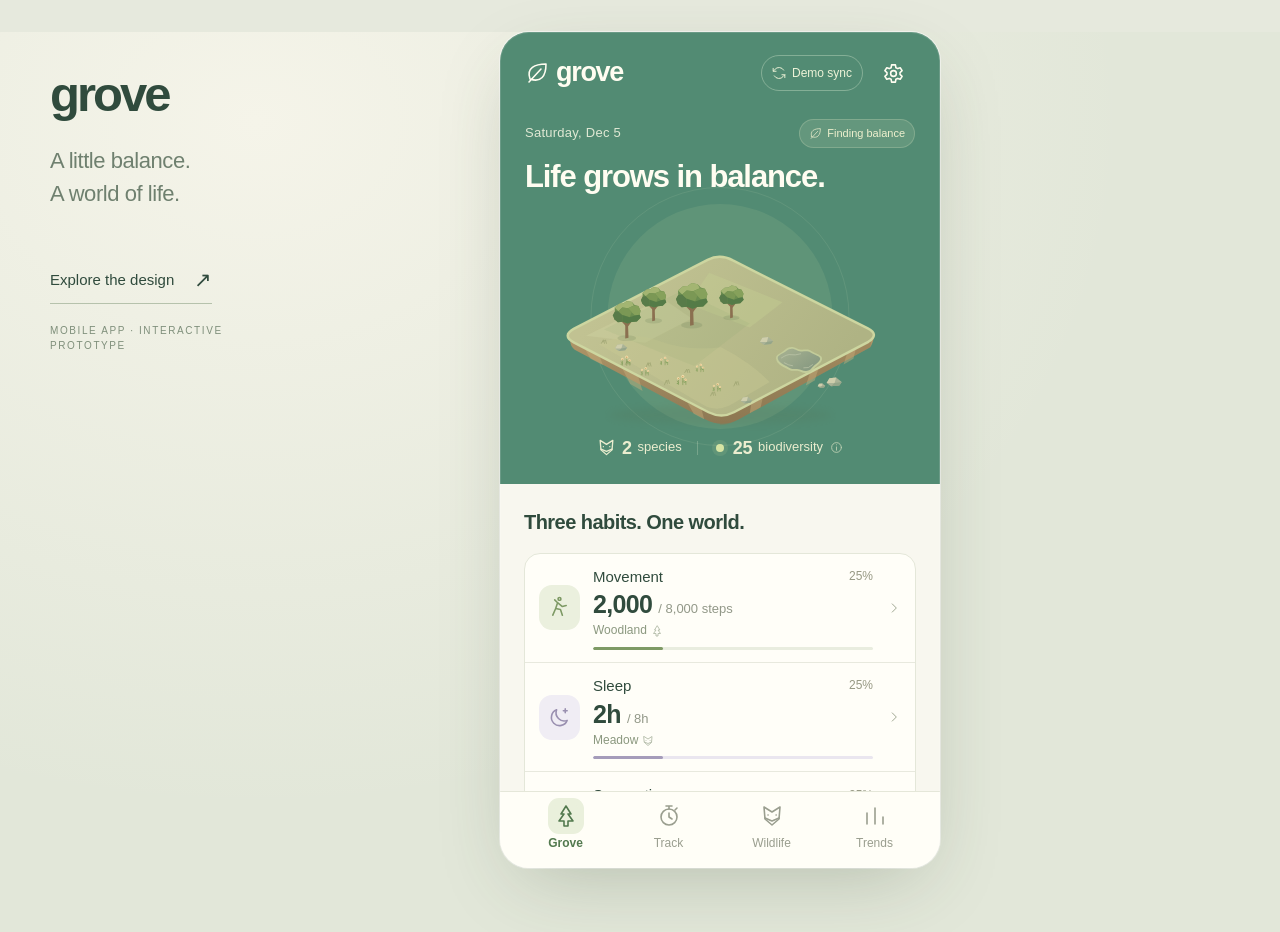
<file: index.html>
<!doctype html>
<html lang="en">
<head>
  <meta charset="utf-8">
  <meta name="viewport" content="width=device-width, initial-scale=1, viewport-fit=cover">
  <meta name="theme-color" content="#528b73">
  <meta name="description" content="Grove — a little balance, a living sanctuary. An interactive wellness app prototype.">
  <title>Grove · A wild little world</title>
  <link rel="icon" href="assets/icon.svg" type="image/svg+xml">
  <link rel="stylesheet" href="style.css?v=2">
</head>
<body>
  <aside class="preview-brand" aria-label="Prototype information"><a href="./" class="wordmark">grove</a><p>A little balance.<br>A world of life.</p><a href="schematic.html" class="design-link">Explore the design <span>↗</span></a><span class="preview-caption">MOBILE APP · INTERACTIVE PROTOTYPE</span></aside>
  <main class="app-shell" aria-label="Grove app">
    <header id="app-header"></header>
    <div id="screen" class="screen" tabindex="-1"></div>
    <nav id="navigation" class="bottom-nav" aria-label="Main navigation"></nav>
  </main>
  <div id="toast" role="status" aria-live="polite"></div>
  <dialog id="sheet" aria-labelledby="sheet-title"><div id="sheet-content"></div></dialog>
  <script type="module" src="app.js?v=2"></script>
</body>
</html>
</file>
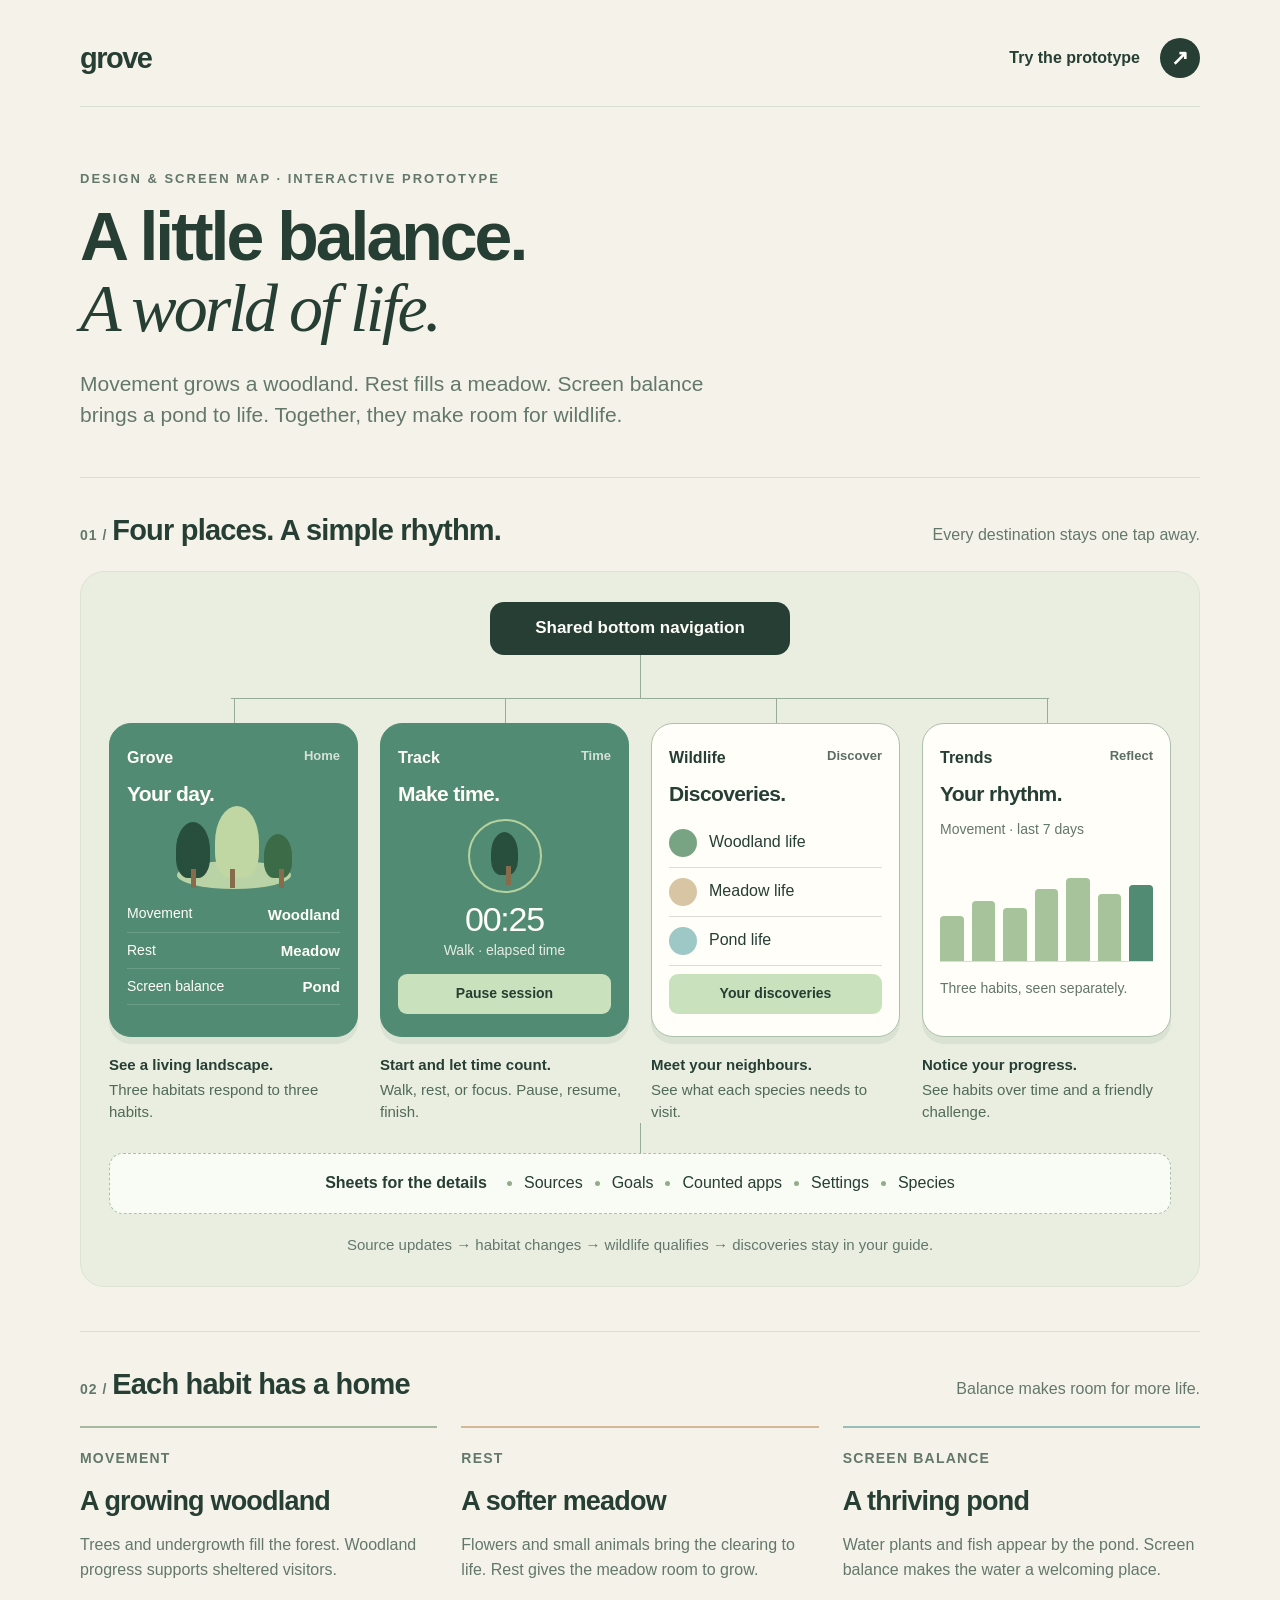
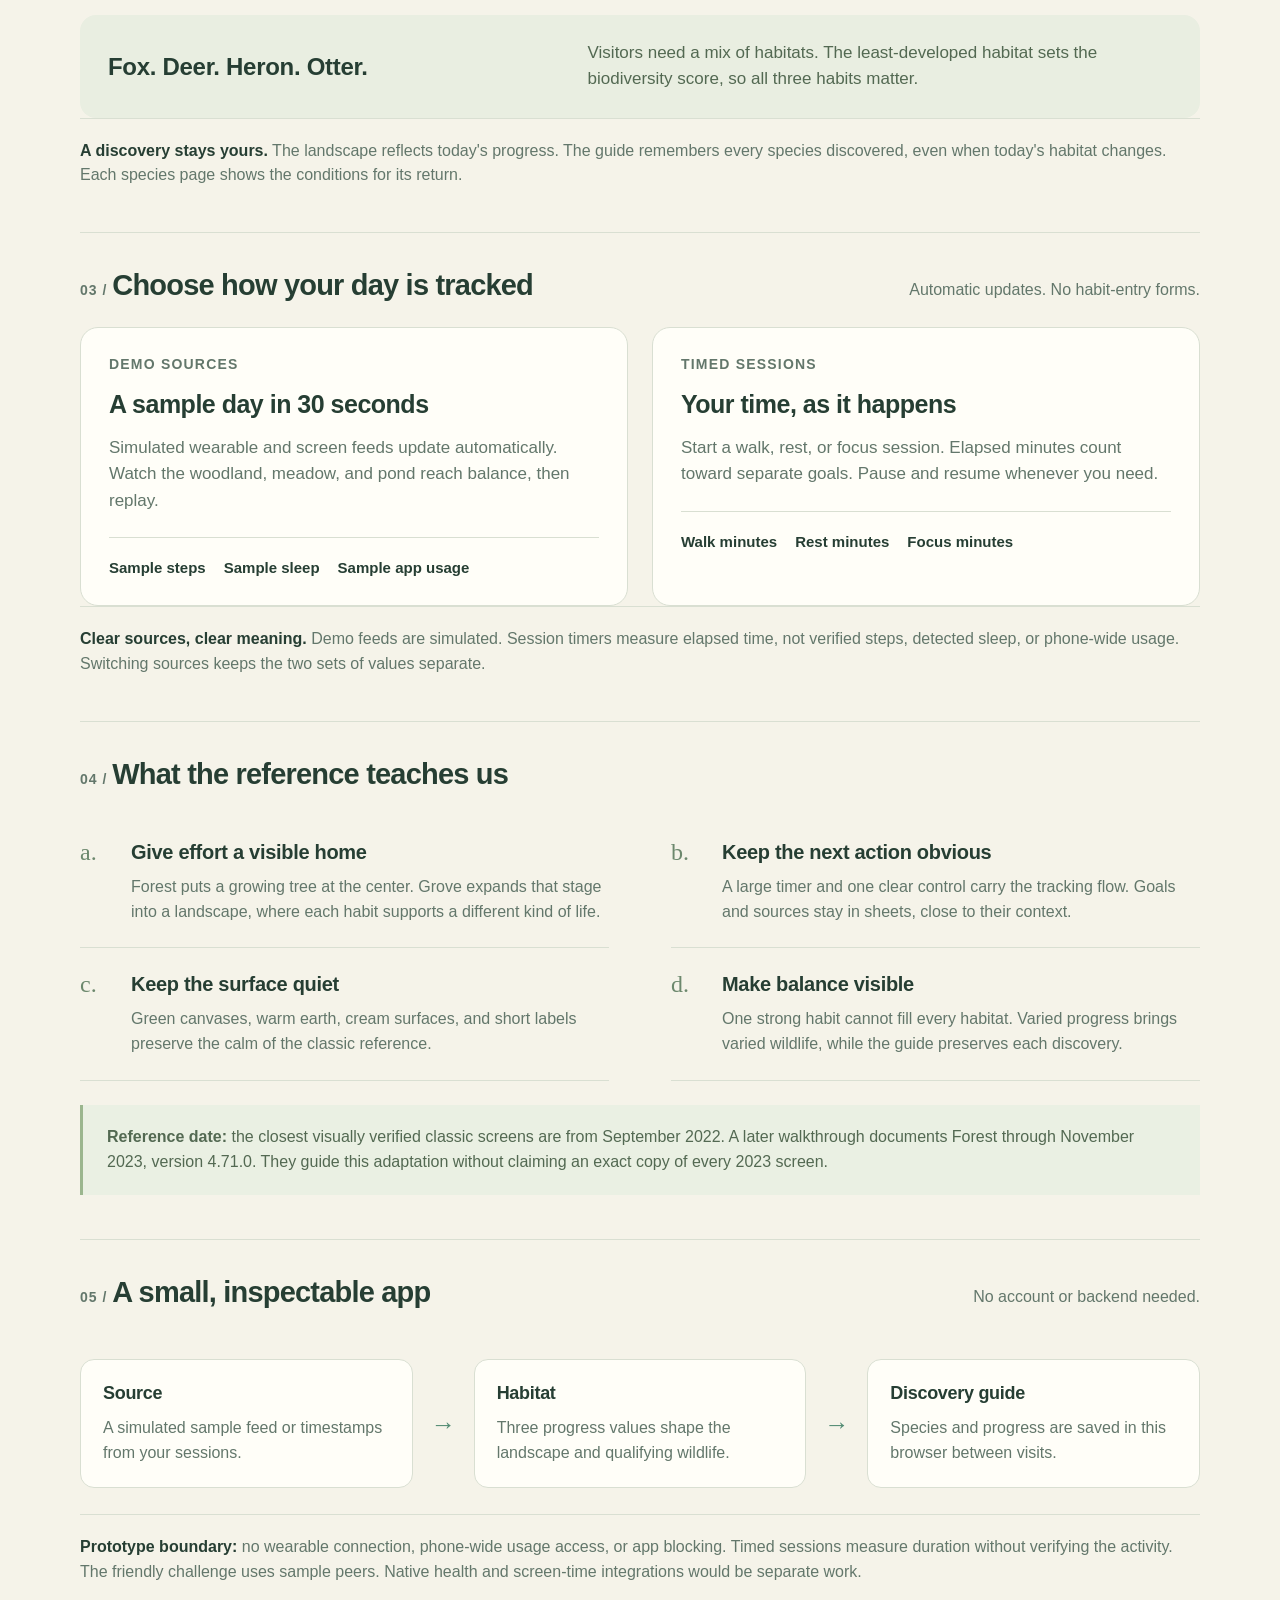
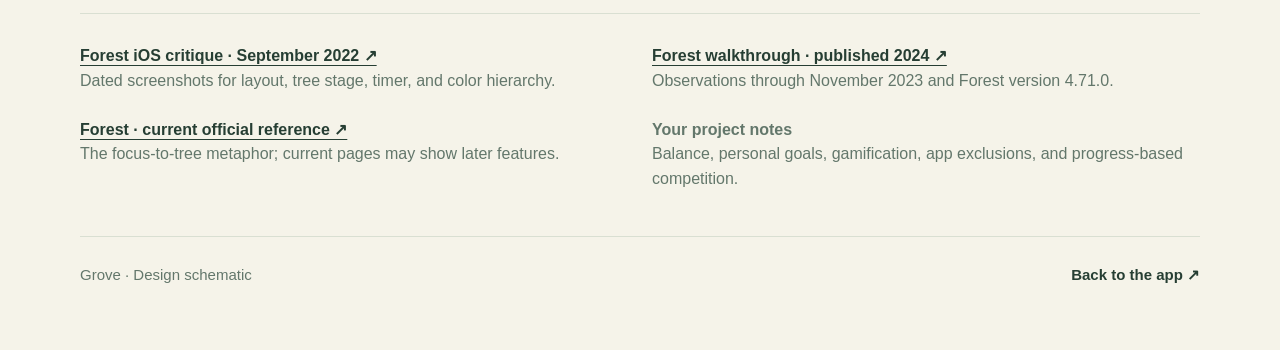
<file: schematic.html>
<!doctype html>
<html lang="en">
<head>
<meta charset="utf-8">
<meta name="viewport" content="width=device-width, initial-scale=1">
<meta name="theme-color" content="#f5f3e9">
<title>Grove · Design & screen map</title>
<style>
:root{--paper:#f5f3e9;--ink:#263e33;--soft:#63776b;--line:#d9dfd2;--green:#528b73;--mint:#c9e1bc;--white:#fffef8;--peach:#ebc5aa;--lavender:#d7d1e8}
*{box-sizing:border-box}html{scroll-behavior:smooth}body{margin:0;background:var(--paper);color:var(--ink);font:17px/1.55 -apple-system,BlinkMacSystemFont,"Segoe UI",sans-serif}a{color:inherit;text-underline-offset:4px}a:focus-visible{outline:3px solid var(--green);outline-offset:6px}main{max-width:1200px;margin:auto;padding:36px 40px 64px}header{display:flex;justify-content:space-between;align-items:center;gap:24px;border-bottom:1px solid var(--line);padding-bottom:25px}.brand{text-decoration:none;font-size:29px;font-weight:750;letter-spacing:-1.5px}.back{display:inline-flex;align-items:center;gap:20px;text-decoration:none;font-weight:650;font-size:16px}.back span{display:grid;place-items:center;width:40px;height:40px;background:var(--ink);color:var(--white);border-radius:50%;font-size:21px}.intro{padding:62px 0 46px;max-width:790px}.eyebrow{font-size:13px;font-weight:750;letter-spacing:2px;text-transform:uppercase;color:var(--soft);margin:0 0 12px}h1{font-size:clamp(42px,6vw,68px);font-weight:650;line-height:1.04;letter-spacing:-3px;margin:0 0 24px}h1 em{font-family:Georgia,serif;font-weight:400}p{margin:0}.lead{max-width:650px;color:var(--soft);font-size:21px;line-height:1.5}.section-top{display:flex;justify-content:space-between;align-items:baseline;gap:20px;margin-bottom:24px}h2{font-size:29px;font-weight:650;line-height:1.2;letter-spacing:-.8px;margin:0}h3{font-size:20px;line-height:1.3;letter-spacing:-.3px;margin:0 0 10px}.section-number{font-size:14px;letter-spacing:1px;color:var(--soft);font-weight:650}.section{padding:35px 0 44px;border-top:1px solid var(--line)}.map-caption{color:var(--soft);font-size:16px}.map{padding:30px 28px;background:#e9eee1;border:1px solid #dbe3d4;border-radius:24px}.flow-root{margin:0 auto;max-width:300px;padding:13px 24px;text-align:center;background:var(--ink);color:var(--white);border-radius:14px;font-size:17px;font-weight:650}.branch{height:44px;position:relative;margin:0 11.5%;border-bottom:1px solid #97ab99}.branch:before{content:"";position:absolute;height:44px;left:50%;border-left:1px solid #97ab99}.phone-grid{display:grid;grid-template-columns:repeat(4,1fr);gap:22px}.phone-wrap{position:relative;padding-top:24px}.phone-wrap:before{content:"";position:absolute;left:50%;top:0;height:24px;border-left:1px solid #97ab99}.phone{height:314px;border:1px solid #aec0ad;background:var(--white);border-radius:22px;padding:22px 17px;overflow:hidden;box-shadow:0 7px 0 #d9e2d3;display:flex;flex-direction:column}.phone.green{background:var(--green);color:var(--white);border-color:var(--green)}.screen-label{display:flex;justify-content:space-between;font-size:16px;font-weight:700}.screen-label span{font-size:13px;opacity:.75}.screen-title{font-size:21px;font-weight:650;letter-spacing:-.6px;line-height:1.15;margin:17px 0}.wire-habitat{height:83px;position:relative;margin:0 0 8px;display:flex;justify-content:center;align-items:flex-end;gap:5px}.wire-habitat:after{content:"";position:absolute;bottom:0;width:114px;height:28px;border-radius:50%;background:#bad3a6}.wire-tree{height:56px;width:34px;background:#284e3d;border-radius:50% 50% 35% 35%;z-index:1;position:relative;transform:translateY(-11px)}.wire-tree:after{content:"";position:absolute;bottom:-10px;left:15px;width:5px;height:19px;background:#866c4b}.wire-tree:nth-child(2){height:72px;width:44px;background:#c0d6a3}.wire-tree:nth-child(3){height:44px;width:28px;background:#3c6b48}.wire-row{font-size:14px;display:flex;align-items:center;justify-content:space-between;gap:6px;padding:6px 0;border-bottom:1px solid #ffffff25}.wire-row b{font-size:15px}.wire-timer{border:2px solid #b5d29e;aspect-ratio:1;width:111px;display:grid;place-items:center;border-radius:50%;margin:4px auto 9px}.wire-timer .wire-tree{transform:translateY(-2px)}.wire-time{font-size:35px;text-align:center;letter-spacing:-1.2px;font-variant-numeric:tabular-nums;line-height:1.2}.wire-button{margin-top:auto;text-align:center;background:var(--mint);color:var(--ink);border-radius:9px;padding:9px;font-size:14px;font-weight:700}.wire-chart{height:112px;display:flex;align-items:flex-end;gap:8px;padding:10px 0 0;border-bottom:1px solid var(--line);margin:10px 0 16px}.wire-chart i{flex:1;display:block;background:#a6c39b;border-radius:4px 4px 0 0}.wire-chart i:last-child{background:var(--green)}.wire-muted{color:var(--soft);font-size:14px}.wire-peer{display:flex;align-items:center;gap:8px;border-bottom:1px solid var(--line);padding:10px 0;font-size:14px}.wire-peer i{font-style:normal;display:grid;place-items:center;width:29px;height:29px;background:var(--peach);border-radius:50%;font-size:13px;font-weight:700}.wire-peer:nth-child(3) i{background:var(--lavender)}.wire-peer b{margin-left:auto}.phone-note{font-size:15px;line-height:1.45;color:#516a58;margin-top:17px}.phone-note strong{color:var(--ink);display:block;margin-bottom:4px}.sheet-link{height:30px;width:1px;background:#97ab99;margin:auto}.sheet-rail{display:flex;align-items:center;justify-content:center;gap:12px;flex-wrap:wrap;background:#f9fbf5;border:1px dashed #adc1a9;border-radius:14px;padding:17px 20px;font-size:16px}.sheet-rail strong{margin-right:8px}.sheet-rail span{display:inline-flex;align-items:center;gap:12px}.sheet-rail span:before{content:"";width:5px;height:5px;border-radius:50%;background:#94ac8c}.map-foot{margin-top:19px;font-size:15px;text-align:center;color:var(--soft)}.decisions{display:grid;grid-template-columns:repeat(2,1fr);column-gap:62px}.decision{display:grid;grid-template-columns:38px 1fr;gap:13px;padding:23px 0;border-bottom:1px solid var(--line)}.decision-num{font:24px/1.1 Georgia,serif;color:#6c886d}.decision p{color:var(--soft);font-size:16px}.source-note{margin-top:24px;padding:20px 24px;border-left:3px solid #9bb68e;background:#eaf0e3;font-size:16px;color:#536952}.rewards{display:grid;grid-template-columns:repeat(3,1fr);gap:24px}.reward{padding-top:20px;border-top:2px solid #a6bb9d}.reward b{display:block;font-size:27px;font-weight:600;letter-spacing:-.8px;margin-bottom:10px}.reward p{font-size:16px;color:var(--soft)}.architecture{display:grid;grid-template-columns:1fr auto 1fr auto 1fr;align-items:center;gap:18px;padding:26px 0}.architecture article{border:1px solid var(--line);background:var(--white);border-radius:14px;padding:22px;height:100%}.architecture h3{font-size:18px}.architecture p{font-size:16px;color:var(--soft)}.architecture .arrow{font-size:25px;color:var(--green)}.boundary{font-size:16px;color:var(--soft);padding:20px 0 0;border-top:1px solid var(--line)}.boundary strong{color:var(--ink)}.sources{display:grid;grid-template-columns:1fr 1fr;gap:24px}.sources p{font-size:16px;color:var(--soft)}.sources a{font-weight:650;color:var(--ink)}footer{border-top:1px solid var(--line);display:flex;justify-content:space-between;gap:20px;padding-top:26px;font-size:15px;color:var(--soft)}footer a{text-decoration:none;font-weight:650;color:var(--ink)}
@media(max-width:950px){main{padding:25px 25px 45px}.phone-grid{gap:14px}.map{padding:24px 16px}.phone{padding:19px 12px}.wire-row,.wire-peer{font-size:12px}.wire-row b,.wire-muted{font-size:13px}.screen-title{font-size:20px}.architecture{gap:10px}.architecture article{padding:19px 15px}}
@media(max-width:720px){main{padding:22px 20px 38px}.intro{padding:43px 0 34px}h1{letter-spacing:-2px}.lead{font-size:19px}.section-top{display:block}.map-caption{margin-top:10px}.phone-grid{grid-template-columns:repeat(2,1fr);gap:25px 16px}.branch{margin:0 24%;height:26px}.branch:before{height:26px}.phone-wrap{padding-top:20px}.phone-wrap:before{height:20px}.phone-wrap:nth-child(n+3):before{display:none}.phone{height:310px}.wire-row,.wire-peer{font-size:14px}.wire-row b,.wire-muted{font-size:14px}.phone-note{font-size:15px}.sheet-rail{gap:10px;font-size:15px;justify-content:flex-start}.sheet-rail strong{width:100%}.decisions{grid-template-columns:1fr}.rewards{grid-template-columns:1fr;gap:27px}.reward b{font-size:25px}.architecture{grid-template-columns:1fr;padding:23px 0}.architecture .arrow{transform:rotate(90deg);text-align:center}.architecture article{padding:22px}.sources{grid-template-columns:1fr}.section{padding:29px 0 34px}footer{align-items:center}.back{gap:11px}.back span{width:35px;height:35px}.source-note{padding:18px}h2{font-size:26px}}
@media(max-width:480px){main{padding-left:18px;padding-right:18px}.map{padding:22px 20px}.phone-grid{grid-template-columns:1fr;gap:24px}.phone-wrap{max-width:300px;width:100%;margin:auto;padding-top:23px}.phone-wrap:nth-child(n+3):before{display:block}.phone-wrap:before{height:23px}.branch{margin:0 50%;height:22px;border-bottom:0}.branch:before{height:22px}.phone{height:310px;padding:22px}.wire-row,.wire-row b,.wire-peer{font-size:15px}.phone-note{font-size:16px}.screen-label{font-size:17px}.screen-label span{font-size:14px}.wire-muted{font-size:15px}.screen-title{font-size:23px}.back{font-size:14px}.intro h1{font-size:43px}.eyebrow{font-size:12px;letter-spacing:1.5px}}
@media print{body{font-size:13px}main{max-width:none;padding:0}.intro{padding:25px 0}h1{font-size:42px}.section{break-inside:avoid}.back,footer{display:none}.phone{box-shadow:none}.phone.green{print-color-adjust:exact;-webkit-print-color-adjust:exact}}
.wire-timer-label{text-align:center;font-size:14px;margin:3px 0 10px;opacity:.85}.wire-species{display:flex;align-items:center;gap:12px;font-size:16px;padding:13px 0;border-bottom:1px solid var(--line)}.species-mark{display:block;width:28px;height:28px;border-radius:50%;background:#79a484}.species-mark.meadow{background:#d8c5a3}.species-mark.pond{background:#9dc8c5}.habitat-kicker{display:block;font-size:14px;text-transform:uppercase;letter-spacing:1.2px;font-weight:700;color:var(--soft);margin-bottom:12px}.habitat-cards .reward:nth-child(2){border-color:#d3b994}.habitat-cards .reward:nth-child(3){border-color:#98beba}.visitor-band{margin-top:32px;padding:25px 28px;background:#e9eee1;border-radius:16px;display:grid;grid-template-columns:1fr 1.3fr;gap:30px;align-items:center}.visitor-band h3{margin:0;font-size:24px}.visitor-band p{color:#536952;font-size:17px}.tracking-grid{display:grid;grid-template-columns:1fr 1fr;gap:24px}.tracking-source{padding:26px 28px;background:var(--white);border:1px solid var(--line);border-radius:18px}.tracking-source h3{font-size:25px;margin-bottom:15px;letter-spacing:-.5px}.tracking-source p{font-size:17px;color:var(--soft)}.source-values{display:flex;flex-wrap:wrap;gap:9px 18px;margin-top:23px;padding-top:18px;border-top:1px solid var(--line);font-size:15px;font-weight:650}.reference-trail{padding-top:30px;margin-top:28px;border-top:1px solid var(--line)}@media(max-width:720px){.tracking-grid,.visitor-band{grid-template-columns:1fr}.visitor-band{gap:12px;padding:23px}.tracking-source{padding:25px}.tracking-source h3{font-size:24px}}@media(max-width:480px){.wire-species{font-size:17px}.source-values{font-size:16px}.tracking-source{padding:22px}.habitat-kicker{font-size:14px}}
.phone .screen-title{margin:12px 0;font-size:21px}.wire-habitat{height:70px}.phone-track .wire-timer{width:74px;margin:0 auto 6px}.phone-track .wire-tree{height:43px;width:27px}.phone-track .wire-time{font-size:34px}.wire-species{padding:10px 0}.phone-track .wire-timer-label{line-height:1.2;font-size:14px;margin:3px 0 10px}@media(max-width:480px){.phone .screen-title{font-size:23px}}
</style>
</head>
<body><main>
<header><a class="brand" href="./" aria-label="Grove app home">grove</a><a class="back" href="./">Try the prototype <span aria-hidden="true">↗</span></a></header>
<div class="intro"><p class="eyebrow">Design & screen map · Interactive prototype</p><h1>A little balance.<br><em>A world of life.</em></h1><p class="lead">Movement grows a woodland. Rest fills a meadow. Screen balance brings a pond to life. Together, they make room for wildlife.</p></div>

<section class="section" aria-labelledby="screens-title"><div class="section-top"><h2 id="screens-title"><span class="section-number">01 / </span>Four places. A simple rhythm.</h2><p class="map-caption">Every destination stays one tap away.</p></div>
<div class="map"><div class="flow-root">Shared bottom navigation</div><div class="branch" aria-hidden="true"></div><div class="phone-grid">
<article class="phone-wrap"><div class="phone green"><div class="screen-label">Grove <span>Home</span></div><p class="screen-title">Your day.</p><div class="wire-habitat" aria-hidden="true"><i class="wire-tree"></i><i class="wire-tree"></i><i class="wire-tree"></i></div><div class="wire-row"><span>Movement</span><b>Woodland</b></div><div class="wire-row"><span>Rest</span><b>Meadow</b></div><div class="wire-row"><span>Screen balance</span><b>Pond</b></div></div><p class="phone-note"><strong>See a living landscape.</strong>Three habitats respond to three habits.</p></article>
<article class="phone-wrap"><div class="phone green phone-track"><div class="screen-label">Track <span>Time</span></div><p class="screen-title">Make time.</p><div class="wire-timer" aria-hidden="true"><i class="wire-tree"></i></div><p class="wire-time">00:25</p><p class="wire-timer-label">Walk · elapsed time</p><div class="wire-button">Pause session</div></div><p class="phone-note"><strong>Start and let time count.</strong>Walk, rest, or focus. Pause, resume, finish.</p></article>
<article class="phone-wrap"><div class="phone"><div class="screen-label">Wildlife <span>Discover</span></div><p class="screen-title">Discoveries.</p><div class="wire-species"><span class="species-mark woodland" aria-hidden="true"></span><span>Woodland life</span></div><div class="wire-species"><span class="species-mark meadow" aria-hidden="true"></span><span>Meadow life</span></div><div class="wire-species"><span class="species-mark pond" aria-hidden="true"></span><span>Pond life</span></div><div class="wire-button">Your discoveries</div></div><p class="phone-note"><strong>Meet your neighbours.</strong>See what each species needs to visit.</p></article>
<article class="phone-wrap"><div class="phone"><div class="screen-label">Trends <span>Reflect</span></div><p class="screen-title">Your rhythm.</p><p class="wire-muted">Movement · last 7 days</p><div class="wire-chart" aria-hidden="true"><i style="height:45%"></i><i style="height:60%"></i><i style="height:53%"></i><i style="height:72%"></i><i style="height:82%"></i><i style="height:67%"></i><i style="height:76%"></i></div><p class="wire-muted">Three habits, seen separately.</p></div><p class="phone-note"><strong>Notice your progress.</strong>See habits over time and a friendly challenge.</p></article>
</div><div class="sheet-link" aria-hidden="true"></div><div class="sheet-rail"><strong>Sheets for the details</strong><span>Sources</span><span>Goals</span><span>Counted apps</span><span>Settings</span><span>Species</span></div><p class="map-foot">Source updates → habitat changes → wildlife qualifies → discoveries stay in your guide.</p></div></section>

<section class="section" aria-labelledby="habitats-title"><div class="section-top"><h2 id="habitats-title"><span class="section-number">02 / </span>Each habit has a home</h2><p class="map-caption">Balance makes room for more life.</p></div><div class="rewards habitat-cards">
<article class="reward"><span class="habitat-kicker">Movement</span><b>A growing woodland</b><p>Trees and undergrowth fill the forest. Woodland progress supports sheltered visitors.</p></article>
<article class="reward"><span class="habitat-kicker">Rest</span><b>A softer meadow</b><p>Flowers and small animals bring the clearing to life. Rest gives the meadow room to grow.</p></article>
<article class="reward"><span class="habitat-kicker">Screen balance</span><b>A thriving pond</b><p>Water plants and fish appear by the pond. Screen balance makes the water a welcoming place.</p></article>
</div><div class="visitor-band"><h3>Fox. Deer. Heron. Otter.</h3><p>Visitors need a mix of habitats. The least-developed habitat sets the biodiversity score, so all three habits matter.</p></div><p class="boundary"><strong>A discovery stays yours.</strong> The landscape reflects today's progress. The guide remembers every species discovered, even when today's habitat changes. Each species page shows the conditions for its return.</p></section>

<section class="section" aria-labelledby="tracking-title"><div class="section-top"><h2 id="tracking-title"><span class="section-number">03 / </span>Choose how your day is tracked</h2><p class="map-caption">Automatic updates. No habit-entry forms.</p></div><div class="tracking-grid">
<article class="tracking-source"><span class="habitat-kicker">Demo sources</span><h3>A sample day in 30 seconds</h3><p>Simulated wearable and screen feeds update automatically. Watch the woodland, meadow, and pond reach balance, then replay.</p><div class="source-values"><span>Sample steps</span><span>Sample sleep</span><span>Sample app usage</span></div></article>
<article class="tracking-source"><span class="habitat-kicker">Timed sessions</span><h3>Your time, as it happens</h3><p>Start a walk, rest, or focus session. Elapsed minutes count toward separate goals. Pause and resume whenever you need.</p><div class="source-values"><span>Walk minutes</span><span>Rest minutes</span><span>Focus minutes</span></div></article>
</div><p class="boundary"><strong>Clear sources, clear meaning.</strong> Demo feeds are simulated. Session timers measure elapsed time, not verified steps, detected sleep, or phone-wide usage. Switching sources keeps the two sets of values separate.</p></section>

<section class="section" aria-labelledby="decisions-title"><div class="section-top"><h2 id="decisions-title"><span class="section-number">04 / </span>What the reference teaches us</h2></div><div class="decisions">
<article class="decision"><span class="decision-num">a.</span><div><h3>Give effort a visible home</h3><p>Forest puts a growing tree at the center. Grove expands that stage into a landscape, where each habit supports a different kind of life.</p></div></article>
<article class="decision"><span class="decision-num">b.</span><div><h3>Keep the next action obvious</h3><p>A large timer and one clear control carry the tracking flow. Goals and sources stay in sheets, close to their context.</p></div></article>
<article class="decision"><span class="decision-num">c.</span><div><h3>Keep the surface quiet</h3><p>Green canvases, warm earth, cream surfaces, and short labels preserve the calm of the classic reference.</p></div></article>
<article class="decision"><span class="decision-num">d.</span><div><h3>Make balance visible</h3><p>One strong habit cannot fill every habitat. Varied progress brings varied wildlife, while the guide preserves each discovery.</p></div></article>
</div><p class="source-note"><strong>Reference date:</strong> the closest visually verified classic screens are from September 2022. A later walkthrough documents Forest through November 2023, version 4.71.0. They guide this adaptation without claiming an exact copy of every 2023 screen.</p></section>

<section class="section" aria-labelledby="implementation-title"><div class="section-top"><h2 id="implementation-title"><span class="section-number">05 / </span>A small, inspectable app</h2><p class="map-caption">No account or backend needed.</p></div><div class="architecture">
<article><h3>Source</h3><p>A simulated sample feed or timestamps from your sessions.</p></article><span class="arrow" aria-hidden="true">→</span><article><h3>Habitat</h3><p>Three progress values shape the landscape and qualifying wildlife.</p></article><span class="arrow" aria-hidden="true">→</span><article><h3>Discovery guide</h3><p>Species and progress are saved in this browser between visits.</p></article>
</div><p class="boundary"><strong>Prototype boundary:</strong> no wearable connection, phone-wide usage access, or app blocking. Timed sessions measure duration without verifying the activity. The friendly challenge uses sample peers. Native health and screen-time integrations would be separate work.</p>
<div class="sources reference-trail">
<p><a href="https://ixd.prattsi.org/2022/09/design-critique-forest-ios-app/" target="_blank" rel="noreferrer">Forest iOS critique · September 2022 ↗</a><br>Dated screenshots for layout, tree stage, timer, and color hierarchy.</p>
<p><a href="https://www.tandfonline.com/doi/full/10.1080/10447318.2024.2431364" target="_blank" rel="noreferrer">Forest walkthrough · published 2024 ↗</a><br>Observations through November 2023 and Forest version 4.71.0.</p>
<p><a href="https://www.forestapp.cc/" target="_blank" rel="noreferrer">Forest · current official reference ↗</a><br>The focus-to-tree metaphor; current pages may show later features.</p>
<p><strong>Your project notes</strong><br>Balance, personal goals, gamification, app exclusions, and progress-based competition.</p>
</div></section>
<footer><span>Grove · Design schematic</span><a href="./">Back to the app ↗</a></footer>
</main></body></html>
</file>
<file: style.css>
:root{--green:#528b73;--deep:#315a48;--ink:#304b3d;--muted:#7d877b;--cream:#f8f7ef;--line:#e4e7d9;--mint:#dbe9b6;--steps:#7e9a65;--sleep:#9c96b5;--screen:#cca16a;font-family:-apple-system,BlinkMacSystemFont,"Segoe UI",sans-serif;color:var(--ink);background:#e6e9dd;font-synthesis:none;font-size:16px;line-height:1.45}
*{box-sizing:border-box}body{margin:0;min-height:100dvh;background:radial-gradient(ellipse at 20% 10%,#f5f4e9,transparent 60%),#e2e7d9}button,input,a{-webkit-tap-highlight-color:transparent}button,input{font:inherit}button,a{touch-action:manipulation}button{cursor:pointer;color:inherit;border:0}button:disabled{cursor:default;opacity:.45}button:focus-visible,a:focus-visible,input:focus-visible{outline:3px solid #d2af57;outline-offset:4px}a{color:inherit;text-decoration:none}h1,h2,h3,p{margin:0}h1{font-size:32px;line-height:1.18;font-weight:550;letter-spacing:-1.2px}h2{font-size:20px;letter-spacing:-.55px;font-weight:600}h3{font-size:17px;line-height:1.4;font-weight:550}p{font-size:16px}.icon{width:23px;height:23px;flex-shrink:0;vertical-align:middle}.sr-only{position:absolute;width:1px;height:1px;padding:0;margin:-1px;overflow:hidden;clip:rect(0,0,0,0);white-space:nowrap;border:0}
.preview-brand{position:fixed;top:70px;left:max(40px,calc(50% - 590px));width:230px}.wordmark{font-size:49px;font-weight:600;letter-spacing:-3px;line-height:1}.wordmark span{font-size:13px;vertical-align:top;position:relative;top:7px;left:5px;letter-spacing:0}.preview-brand p{font-size:22px;line-height:1.5;color:#6f806f;letter-spacing:-.45px;margin-top:25px}.design-link{display:inline-flex;gap:20px;align-items:center;margin-top:55px;font-size:15px;border-bottom:1px solid #b6c2ac;padding-bottom:8px}.design-link span{font-size:21px}.preview-caption{display:block;font-size:10px;letter-spacing:1.6px;color:#7f8f7b;margin-top:20px}
.app-shell{position:relative;width:min(100%,440px);height:calc(100dvh - 64px);min-height:740px;max-height:1000px;display:flex;flex-direction:column;margin:32px auto;background:var(--cream);border-radius:29px;overflow:hidden;box-shadow:0 24px 80px -22px #35482f48,0 0 0 1px #ffffff90}.app-shell::after{content:"";pointer-events:none;position:absolute;inset:0;border-radius:inherit;box-shadow:inset 0 0 0 1px #ffffff25;z-index:7}#app-header{display:flex;align-items:center;justify-content:space-between;height:76px;min-height:76px;padding:18px 25px 12px;background:var(--cream);transition:background .2s}.green-screen #app-header{background:var(--green);color:#fffdf1}.app-wordmark{display:flex;gap:7px;align-items:center;font-size:27px;font-weight:600;letter-spacing:-1.3px}.app-wordmark .icon{width:24px;height:24px;stroke-width:1.55}.header-tools{display:flex;align-items:center;gap:8px}.demo-label{display:flex;align-items:center;gap:6px;border:1px solid currentColor;border-color:#8fa18d;padding:4px 9px;font-size:12px;line-height:1.2;border-radius:20px;background:transparent;color:#60735c;min-height:28px}.green-screen .demo-label{color:#edf2d7;border-color:#cfe3cb66}.demo-label i{width:4px;height:4px;border-radius:100%;background:currentColor}.icon-button{width:44px;height:44px;display:inline-flex;align-items:center;justify-content:center;background:transparent;padding:10px;border-radius:100%;flex-shrink:0}.icon-button:hover{background:#7b936c16}.screen{flex:1;min-height:0;overflow-y:auto;overscroll-behavior-y:contain;scrollbar-width:none;background:var(--cream)}.screen::-webkit-scrollbar{display:none}.screen:focus{outline:none}.eyebrow{font-size:11px;letter-spacing:1.65px;font-weight:600}.grove-hero{padding:11px 25px 19px;background:var(--green);color:#fffdf1;position:relative}.hero-date{display:flex;align-items:center;justify-content:space-between;font-size:13px;font-weight:400;letter-spacing:.25px;color:#e0e8d4}.hero-date .icon{width:20px;height:20px;opacity:.8}.grove-hero h1{margin-top:8px;font-size:33px}.forest-scene{padding:0;display:block;position:relative;width:calc(100% + 26px);margin:0 -13px;height:247px;background:none;isolation:isolate}.forest-scene img{position:absolute;width:112%;max-width:none;left:-6%;top:-20px;height:295px;object-fit:contain;filter:drop-shadow(0 17px 10px #2d5d3e14);transition:transform .5s}.forest-scene:hover img{transform:translateY(-4px)}.scene-halo{position:absolute;background:#d8e5ae30;width:227px;height:227px;border-radius:100%;top:8px;left:50%;transform:translateX(-50%);z-index:-1}.scene-halo::after{content:"";position:absolute;inset:-17px;border:1px solid #e3ecc51a;border-radius:100%}.scene-spark{position:absolute;color:#e5e7b4;font-size:17px}.spark-one{left:9%;top:30%}.spark-two{right:8%;top:59%;font-size:21px}.forest-totals{display:flex;align-items:center;justify-content:center;gap:14px;color:#f4f2d9;font-size:13px;position:relative;z-index:2;margin-top:-4px}.forest-totals>span{display:flex;align-items:center;gap:5px}.forest-totals strong{font-size:17px;font-weight:500}.forest-totals .icon{width:19px;height:19px;opacity:.8}.forest-totals>i{height:14px;width:1px;background:#d7e7c94a}.forest-totals>.icon-button{width:26px;height:26px;padding:3px;margin-left:-7px;background:#e4eacf16}.forest-totals>.icon-button .icon{width:15px;height:15px}
.today-section{padding:24px 24px 26px}.section-heading{display:flex;align-items:center;justify-content:space-between;margin-bottom:16px;gap:12px}.section-heading>span{font-size:14px;font-weight:600}.soft{color:#87917e;font-weight:400}.habit-list{background:#fffef8;border:1px solid var(--line);border-radius:16px;overflow:hidden}.habit-row{display:flex;gap:13px;align-items:center;text-align:left;width:100%;background:transparent;padding:17px 14px}.habit-row+.habit-row{border-top:1px solid #e8e9de}.habit-row:hover{background:#dfe6d51c}.habit-icon{width:41px;height:45px;background:#ebf0de;color:var(--steps);border-radius:13px;display:flex;align-items:center;justify-content:center;flex-shrink:0}.habit-row.sleep .habit-icon{color:#9a90b0;background:#f0edf4}.habit-row.screen .habit-icon{color:#bb9568;background:#f7efdf}.habit-content{flex:1;min-width:0}.habit-label{display:flex;align-items:center;justify-content:space-between;font-size:14px;gap:5px;font-weight:500}.habit-status{display:flex;align-items:center;gap:3px;color:#979984;font-size:11px;font-weight:400}.habit-status.done{color:#71916a}.habit-status .icon{width:12px;height:12px;stroke-width:2.2}.habit-values{display:flex;align-items:baseline;gap:6px;margin-top:3px;white-space:nowrap}.habit-values strong{font-size:23px;letter-spacing:-.65px;line-height:1.2;font-weight:550}.habit-values>span{font-size:12px;color:#929888}.progress-track{display:block;height:4px;background:#e9eddf;border-radius:3px;overflow:hidden;margin-top:11px}.progress-track>span{display:block;height:100%;background:var(--steps);border-radius:3px}.sleep .progress-track{background:#eae6ef}.sleep .progress-track>span{background:#a59cba}.habit-row.screen .progress-track{background:#f0e8d9}.habit-row.screen .progress-track>span{background:#c6a06e}.habit-arrow{width:14px;height:14px;color:#9da48e;margin-left:1px}.next-step{display:flex;gap:13px;padding:20px 2px 0;align-items:flex-start}.next-illustration{display:flex;align-items:center;justify-content:center;width:37px;height:37px;border-radius:100%;background:#e6ecd7;color:#829967;flex-shrink:0;margin-top:2px}.next-illustration .icon{width:21px;height:21px}.next-step h3{font-size:15px;font-weight:550;letter-spacing:-.2px}.next-step p{font-size:13px;color:#89907d;margin-top:3px}.text-button{background:none;display:flex;align-items:center;gap:12px;font-size:13px;color:#557846;padding:8px 0 0;font-weight:550}.text-button>span{font-size:17px}
.bottom-nav{display:flex;justify-content:space-around;align-items:center;background:#fffef7;min-height:77px;height:77px;border-top:1px solid #e5e7d9;padding:9px 14px 12px;z-index:5;flex-shrink:0}.nav-item{display:flex;flex-direction:column;align-items:center;justify-content:center;gap:5px;background:none;width:25%;height:54px;color:#9a9e8f;font-size:11px}.nav-item .icon{width:24px;height:24px;stroke-width:1.6}.nav-item.active{color:#52794e;font-weight:600}.nav-item.active .icon{background:#eaf0dc;box-shadow:0 0 0 6px #eaf0dc;border-radius:5px}.nav-item span{margin-top:2px}
.focus-view{min-height:100%;padding:17px 25px 25px;background:var(--green);color:#fffdf1;text-align:center;display:flex;flex-direction:column;align-items:center}.focus-view>.eyebrow{color:#dce7cd;font-size:10px;letter-spacing:1.7px;margin-top:5px}.focus-view h1{font-size:27px;line-height:1.3;margin:9px 0 25px;letter-spacing:-.8px;max-width:360px}.tree-stage{position:relative;width:280px;height:280px;background:#e2e6ad;border-radius:100%;padding:0;flex-shrink:0}.timer-ring{position:absolute;inset:-6px;width:292px;height:292px;transform:rotate(-90deg);overflow:visible}.ring-base,.ring-progress{fill:none;stroke-width:7;stroke-linecap:round}.ring-base{stroke:#98b875}.ring-progress{stroke:#d7e886;stroke-dasharray:899;transition:stroke-dashoffset .3s linear}.tree-stage img{position:absolute;width:270px;height:270px;left:5px;top:-6px;object-fit:contain;transition:filter .3s}.tree-stage[data-species="Pine"] img{filter:hue-rotate(24deg) saturate(.8)}.tree-stage[data-species="Blossom"] img{filter:hue-rotate(265deg) saturate(.7)}.tree-name{position:absolute;bottom:20px;left:50%;transform:translateX(-50%);background:#e8edc475;border:1px solid #71895733;padding:3px 10px 3px 13px;display:flex;gap:5px;align-items:center;border-radius:20px;font-size:12px;color:#6b8055}.tree-name .icon{width:12px;height:12px}.focus-tags{display:flex;gap:8px;justify-content:center;margin-top:28px}.focus-tags button{font-size:12px;padding:6px 14px;border-radius:25px;color:#e1ead6;background:#ffffff0b;min-height:34px}.focus-tags .selected{background:#dfe9ca33;color:#fffef1;box-shadow:inset 0 0 0 1px #dcebc22e}.countdown{font-size:69px;line-height:1.2;letter-spacing:-3px;font-weight:250;font-variant-numeric:tabular-nums;margin-top:14px}.duration-control{display:flex;align-items:center;justify-content:center;gap:17px;margin:13px 0 27px;width:270px}.duration-control button{background:#dce6cb17;border-radius:100%;width:32px;height:32px;font-size:20px;line-height:1;color:#e8efdc;flex-shrink:0}.duration-control input{appearance:none;background:#dbe8c945;height:3px;width:160px;border-radius:4px;accent-color:#e5edbd}.duration-control input::-webkit-slider-thumb{appearance:none;width:13px;height:13px;border-radius:100%;background:#e5edbd}.primary{width:100%;border-radius:11px;background:var(--deep);color:#fffef2;padding:14px 20px;min-height:51px;font-weight:550;display:flex;gap:9px;align-items:center;justify-content:center;font-size:16px;transition:background .2s,transform .2s}.primary:hover{background:#426d53}.primary:active{transform:translateY(1px)}.primary.mint{background:#dce9b8;color:#385d43;box-shadow:0 4px 0 #3b765a;max-width:260px;border-radius:9px}.primary.mint:hover{background:#e7efcd}.primary .icon{width:20px;height:20px}.timer-caption{font-size:13px;color:#dfebd0;margin-top:18px;min-height:20px}.focus-actions{width:100%;display:flex;flex-direction:column;align-items:center;margin-top:20px}.ghost-light{background:none;color:#deead2;font-size:14px;padding:16px 12px;min-height:45px}.focus-exclusions{background:none;color:#cfe0c4;font-size:12px;display:flex;align-items:center;gap:7px;margin-top:27px;padding:10px}.focus-exclusions .icon{width:16px;height:16px}.focus-exclusions .icon:last-child{width:12px;height:12px}.focus-view>.primary{margin-top:17px}.focus-view .duration-control+.primary{margin-top:0}
.page-view{padding:22px 25px 35px}.page-title{margin:3px 0 30px}.page-title .eyebrow{color:#8b9980;font-size:10px;margin-bottom:11px;letter-spacing:1.4px}.page-title h1{font-size:32px}.period-label{font-size:16px;font-weight:550;display:flex;align-items:center;justify-content:space-between;gap:10px;margin-bottom:17px}.period-label>span{font-size:12px;font-weight:400;color:#929981}.segmented{display:flex;gap:4px;background:#eceee2;border-radius:12px;padding:5px;margin-bottom:20px}.segmented>button{flex:1;background:none;padding:10px 3px;font-size:12px;border-radius:8px;display:flex;align-items:center;justify-content:center;gap:5px;color:#8b947f}.segmented>button>.icon{width:15px;height:15px}.segmented>button.active{background:#fffef7;color:#5c7955;box-shadow:0 1px 5px #63704315}.chart-card{padding:22px 18px 15px;background:#fffef8;border:1px solid var(--line);border-radius:16px}.chart-summary{display:flex;flex-direction:column;gap:2px}.chart-summary>span{font-size:12px;color:#9a9e8b}.chart-summary strong{font-size:39px;font-weight:500;letter-spacing:-1.4px;line-height:1.3}.bar-chart{display:flex;align-items:flex-end;position:relative;margin-top:20px;padding-top:20px}.chart-column{width:14.285%;display:flex;align-items:center;flex-direction:column;gap:11px;z-index:1}.bar-space{height:170px;width:100%;display:flex;align-items:flex-end;justify-content:center}.chart-bar{width:21px;background:#dce5c8;border-radius:5px 5px 2px 2px;position:relative}.today-bar{background:#759864}.chart-bar>span{display:none;position:absolute;bottom:calc(100% + 5px);left:50%;transform:translateX(-50%);font-size:10px;white-space:nowrap;background:var(--ink);color:white;border-radius:5px;padding:4px 7px}.chart-bar:hover>span{display:block}.day-label{height:18px;font-size:11px;color:#a0a38d}.goal-line{border-top:1px dashed #bbcaac;width:100%;position:absolute}.goal-line>span{position:absolute;right:-6px;top:-18px;font-size:10px;color:#a0ac90;background:#fffef8;padding:0 3px}.insight-card{background:#eaf0de;display:flex;gap:11px;align-items:center;padding:17px 13px;border-radius:13px;margin:19px 0 28px}.insight-card>.icon{color:#829c6d;width:25px;height:25px}.insight-card>div{flex:1}.insight-card h2{font-size:15px;letter-spacing:-.3px}.insight-card p{font-size:12px;color:#8b967c;margin-top:5px;line-height:1.5}.insight-card>.icon-button{width:27px;height:32px;padding:5px;color:#93a17f}.insight-card>.icon-button>.icon{width:17px;height:17px}.week-grid{display:flex;justify-content:space-around;border:1px solid var(--line);border-radius:13px;padding:17px 6px;background:#fffef8}.week-grid>div{display:flex;align-items:center;flex-direction:column;gap:9px}.week-grid>div>span{font-size:12px;color:#939b86;margin-bottom:4px}.week-dot{width:22px;height:22px;display:flex;align-items:center;justify-content:center;border-radius:100%;background:#f0f0e8;border:1px solid #e8e9df}.week-dot.met.steps{background:#dfe8cb;border-color:#dfe8cb;color:#7b9867}.week-dot.met.sleep{background:#e5dfed;border-color:#e5dfed;color:#9c90b3}.week-dot.met.screen{background:#f0e2ca;border-color:#f0e2ca;color:#c7a16b}.week-dot>.icon{width:13px;height:13px;stroke-width:2}.chart-legend{display:flex;justify-content:center;gap:15px;margin-top:15px;font-size:10px;color:#929b86}.chart-legend>span{display:flex;align-items:center;gap:5px}.chart-legend i{width:5px;height:5px;border-radius:100%}.chart-legend .steps{background:var(--steps)}.chart-legend .sleep{background:var(--sleep)}.chart-legend .screen{background:var(--screen)}
.friends-view .page-title{margin-bottom:13px}.friends-view .page-title h1{max-width:290px}.challenge-art{position:relative;width:155px;height:130px;margin:4px auto 12px;display:flex;align-items:center;justify-content:center}.challenge-art::before{content:"";position:absolute;width:105px;height:105px;border-radius:100%;background:#ece9cd;z-index:0}.challenge-art>.icon{width:70px;height:70px;color:#b5a166;stroke-width:1.1;z-index:1;transform:rotate(-7deg)}.art-leaf{position:absolute;bottom:9px;color:#98ac7d}.art-leaf .icon{width:40px;height:40px;stroke-width:1.5}.leaf-left{left:1px;transform:rotate(-35deg)}.leaf-right{right:1px;transform:rotate(63deg)}.challenge-title{font-size:20px;letter-spacing:-.5px;text-align:center;max-width:260px;margin:auto;line-height:1.35}.center-copy{text-align:center;font-size:13px;color:#919b83;margin-top:9px}.challenge-banner{margin-top:27px;padding-bottom:14px;display:flex;align-items:center;justify-content:space-between}.challenge-banner>div{display:flex;flex-direction:column;gap:4px}.challenge-banner strong{font-size:15px;font-weight:550}.challenge-banner span{font-size:12px;color:#98a086}.challenge-banner>.icon-button{color:#98a086;padding:10px;width:35px}.challenge-banner>.icon-button>.icon{width:18px;height:18px}.leaderboard{background:#fffef8;border:1px solid var(--line);border-radius:14px;overflow:hidden;margin-bottom:22px}.leader-row{display:flex;align-items:center;gap:12px;min-height:76px;padding:15px}.leader-row+.leader-row{border-top:1px solid #e8eadd}.leader-row.you{background:#edf2e1}.rank{font-size:13px;color:#9aa18c;width:9px}.avatar{width:38px;height:38px;display:flex;align-items:center;justify-content:center;border-radius:100%;font-size:14px;font-weight:500;color:#807853}.peach{background:#eeddca}.lavender{background:#e8e1ed;color:#9585a5}.yellow{background:#ece8bb}.green{background:#d6e5c7;color:#718f58}.leader-row>strong{font-size:15px;flex:1;font-weight:500}.you-label{display:block;font-size:10px;margin-top:3px;color:#91a07d;font-weight:400}.leader-score{display:flex;align-items:baseline;gap:5px;font-size:20px;font-weight:500;color:#728c5e;letter-spacing:-.4px}.leader-score>span{font-size:11px;font-weight:400;color:#9aa18b;letter-spacing:0}.challenge-note{font-size:12px;text-align:center;color:#95a085;margin:13px 0}.friends-footnote{font-size:11px;display:flex;align-items:center;justify-content:center;gap:7px;margin-top:26px;color:#a0a68f}.friends-footnote .icon{width:15px;height:15px}
dialog{padding:0;border:0;max-height:calc(100dvh - 60px);width:min(440px,calc(100% - 24px));margin:auto;border-radius:23px;background:var(--cream);color:var(--ink);box-shadow:0 20px 80px #233b3540;overscroll-behavior:contain}dialog::backdrop{background:#1e392e66;backdrop-filter:blur(4px)}#sheet-content{padding:12px 25px 25px}.sheet-handle{height:4px;width:32px;background:#d5dbcb;border-radius:5px;margin:0 auto 8px}.sheet-heading{display:flex;align-items:center;justify-content:space-between;margin-bottom:19px;gap:10px}.sheet-heading h2{font-size:24px;line-height:1.25;letter-spacing:-.65px}.sheet-heading>.icon-button{margin-right:-10px;color:#89967e}.sheet-heading>.icon-button .icon{width:20px;height:20px}.sheet-description{font-size:15px;line-height:1.65;color:#89947c;margin-bottom:23px}.sheet-footer{font-size:11px;color:#9da48e;text-align:center;margin:20px 0 0;line-height:1.6}.form-field{display:flex;flex-direction:column;gap:8px;margin-bottom:19px}.form-field label{font-size:14px;display:flex;align-items:center;justify-content:space-between}.form-field label span{font-size:12px;color:#98a18b}input[type=number]{background:#fffef8;border:1px solid #dfe5d4;border-radius:10px;color:var(--ink);padding:12px 13px;font-size:22px;font-weight:450;line-height:1.2;min-width:0;width:100%;appearance:textfield}input::-webkit-inner-spin-button{appearance:none}.field-note{font-size:13px;color:#929a85;line-height:1.6;margin:12px 0 22px}.outline-button{background:transparent;border:1px solid #dce3cf;border-radius:10px;width:100%;min-height:46px;padding:11px 14px;font-size:14px;display:flex;gap:9px;align-items:center;justify-content:center;margin-top:11px}.outline-button .icon{width:16px;height:16px}.habit-detail-icon{display:flex;align-items:center;justify-content:center;width:53px;height:53px;border-radius:15px;margin:0 auto 20px;background:#e9efdb;color:#8da375}.habit-detail-icon.sleep{background:#ece6f0;color:#9e91b1}.habit-detail-icon.screen{background:#f1e9d8;color:#bfa16d}.habit-detail-icon .icon{width:27px;height:27px}.sheet-value{font-size:44px;text-align:center;letter-spacing:-1.5px;line-height:1.2}.sheet-value+.sheet-description{text-align:center;margin:7px 0 15px;font-size:12px}.outline-button+.form-field{margin-top:23px}.settings-group{margin:20px 0 28px}.settings-group h3,.form-subtitle{font-size:10px;letter-spacing:1.35px;color:#98a087;font-weight:550;margin-bottom:12px}.settings-row{display:flex;align-items:center;width:100%;background:transparent;gap:12px;padding:12px 0;min-height:50px;font-size:14px;text-align:left}.settings-row>.icon:first-child{width:20px;height:20px;color:#8a9c7b}.settings-row>span:first-of-type{flex:1}.settings-row>strong{font-size:12px;font-weight:400;color:#8a987c}.settings-row>.icon:last-child{width:15px;height:15px;color:#9ba58c}.settings-row+.settings-row{border-top:1px solid #e9eadf}.toggle-row{display:flex;align-items:center;gap:12px;min-height:64px;position:relative;cursor:pointer}.toggle-row>span:not(.app-mark){flex:1;display:flex;flex-direction:column;gap:3px}.toggle-row strong{font-size:14px;font-weight:500}.toggle-row>span>span{font-size:11px;color:#9aa18a}.toggle-row input{opacity:0;position:absolute;right:0;width:48px;height:32px;cursor:pointer}.toggle-row i{display:block;position:relative;width:39px;height:23px;border-radius:20px;background:#d7ddcf;pointer-events:none;transition:background .2s}.toggle-row i::after{content:"";position:absolute;left:3px;top:3px;width:17px;height:17px;border-radius:100%;background:#fffef5;transition:transform .2s;box-shadow:0 1px 4px #3d51391a}.toggle-row input:checked+i{background:#83a16c}.toggle-row input:checked+i::after{transform:translateX(16px)}.toggle-row input:focus-visible+i{outline:3px solid #d2af57;outline-offset:3px}.toggle-row input:disabled+i{opacity:.5}.reset-row{color:#9a8b72}.app-mark{width:34px;height:34px;border-radius:10px;background:var(--app-color,#6f9274);color:#fffdf2;display:flex;align-items:center;justify-content:center;font-size:19px;font-weight:500;flex-shrink:0}.app-toggle{min-height:70px;border-bottom:1px solid #e5e9db}.app-toggle>span>span{font-size:12px}.counted-total{display:flex;align-items:center;justify-content:space-between;margin:22px 0;font-size:14px;color:#8b977e}.counted-total strong{font-size:25px;font-weight:450;color:#5b7750}.form-grid{display:grid;grid-template-columns:1fr 1fr;gap:14px}.form-subtitle{display:flex;justify-content:space-between;margin:10px 0 8px}.form-subtitle>span{font-size:11px;letter-spacing:0;font-weight:400}.usage-inputs>div{display:flex;align-items:center;gap:12px;justify-content:space-between;padding:9px 0;border-bottom:1px solid #e8eadf}.usage-inputs label{display:flex;align-items:center;gap:10px;font-size:13px}.usage-inputs input{width:70px;font-size:17px;text-align:center;padding:9px 5px}.usage-inputs .app-mark{width:29px;height:29px;border-radius:8px;font-size:16px}#demo-form>.toggle-row{margin:13px 0}.collection-art{height:190px;overflow:hidden;margin-top:-5px;background:radial-gradient(ellipse,#e8eddb,transparent 70%)}.collection-art img{display:block;width:300px;height:210px;margin:auto;object-fit:contain}.collection-totals{display:flex;justify-content:center;gap:60px;margin:16px 0 25px}.collection-totals>div{display:flex;flex-direction:column;align-items:center;gap:4px}.collection-totals strong{font-size:38px;font-weight:450;letter-spacing:-1px}.collection-totals span{font-size:12px;color:#96a086}.reward-rule{display:flex;align-items:center;gap:13px;padding:12px 0;font-size:14px;border-top:1px solid #e5e9d9}.reward-rule>.icon{color:#8ca274;width:21px;height:21px}.reward-rule+.primary{margin-top:20px}.reward-log>div{display:flex;gap:10px;align-items:center;padding:11px 0;border-bottom:1px solid #e7eadf;font-size:12px}.reward-log>div>.icon{width:17px;height:17px;color:#8ba179}.reward-log>div>span:first-of-type{flex:1}.reward-log>div>span:last-child{font-size:10px;color:#96a086}.reward-log+.primary{margin-top:20px}.tree-options{display:flex;gap:10px;margin-top:25px}.tree-option{display:flex;flex-direction:column;align-items:center;gap:10px;width:33.333%;border:1px solid #dfe6d2;border-radius:13px;padding:19px 4px 14px;background:#fffef6}.tree-option.selected{background:#eaf0da;border-color:#afc297}.tree-glyph .icon{width:45px;height:45px;color:#84a36a;stroke-width:1.3}.tree-glyph.pine .icon{color:#589879}.tree-glyph.blossom .icon{color:#b7899d}.tree-option strong{font-size:14px;font-weight:500}.tree-option>span:last-child{font-size:9px;color:#8b967b}.scoring-hero{width:65px;height:65px;display:flex;align-items:center;justify-content:center;border-radius:100%;background:#e9efdb;color:#91a878;margin:5px auto 20px}.scoring-hero .icon{width:32px;height:32px}.scoring-list{padding-left:22px;font-size:15px;line-height:1.65;color:#718367}.scoring-list li{margin-bottom:12px;padding-left:5px}.scoring-example{display:flex;flex-direction:column;align-items:center;gap:5px;padding:20px;background:#ebf0df;border-radius:12px}.scoring-example span{font-size:12px;color:#93a181}.scoring-example strong{font-size:29px;font-weight:450;color:#75915f;letter-spacing:-1px}#toast{position:fixed;bottom:120px;left:50%;transform:translate(-50%,12px);background:#2d503ff5;color:#fffef0;font-size:13px;padding:14px 20px;border:1px solid #a7bb9c50;border-radius:14px;max-width:360px;width:max-content;text-align:center;box-shadow:0 8px 30px #1f3f302e;opacity:0;pointer-events:none;transition:.25s;z-index:20}#toast.visible{opacity:1;transform:translate(-50%,0)}
@media(min-width:1200px){.app-shell{margin-left:calc(50% - 140px)}}
@media(max-width:1050px){.preview-brand{left:35px;width:190px}.preview-brand p{font-size:19px}.wordmark{font-size:42px}.app-shell{margin-right:calc(50% - 310px)}}
@media(max-width:850px){.preview-brand{display:none}.app-shell{margin:24px auto;height:calc(100dvh - 48px);min-height:700px}}
@media(max-width:500px){body{background:var(--cream)}.app-shell{width:100%;height:100dvh;min-height:0;max-height:none;margin:0;border-radius:0;box-shadow:none}.app-shell::after{display:none}#app-header{height:72px;min-height:72px;padding:16px 23px 11px}.grove-hero{padding:10px 23px 18px}.today-section{padding:24px 22px 25px}.bottom-nav{height:calc(73px + env(safe-area-inset-bottom));min-height:calc(73px + env(safe-area-inset-bottom));padding-bottom:calc(8px + env(safe-area-inset-bottom))}dialog{margin:auto auto 0;border-radius:24px 24px 0 0;width:100%;max-height:94dvh}#sheet-content{padding-bottom:calc(25px + env(safe-area-inset-bottom))}#toast{bottom:calc(95px + env(safe-area-inset-bottom));max-width:calc(100% - 40px);font-size:13px}.forest-scene{height:232px}.forest-scene img{height:280px;top:-23px}.scene-halo{height:217px;width:217px;top:3px}.grove-hero h1{font-size:32px}.focus-view h1{font-size:25px}.focus-view{padding-top:17px}.tree-stage{width:260px;height:260px}.timer-ring{width:272px;height:272px}.tree-stage img{width:250px;height:250px}.page-view{padding:22px 23px 35px}}
@media(max-width:360px){.habit-label{font-size:13px}.habit-status{font-size:10px}.habit-values strong{font-size:21px}.habit-values>span{font-size:11px}.habit-row{gap:10px;padding:15px 11px}.habit-icon{width:35px;height:40px}.habit-arrow{display:none}.today-section{padding-inline:18px}.grove-hero{padding-inline:22px}.forest-scene{height:215px}.forest-scene img{height:260px;top:-25px}.tree-stage{width:238px;height:238px}.timer-ring{width:250px;height:250px}.tree-stage img{width:228px;height:228px}.focus-view h1{font-size:23px}.focus-tags{margin-top:22px}.countdown{font-size:63px}.segmented>button{font-size:11px;gap:3px}.page-view{padding-inline:18px}.leader-row{gap:10px;padding:13px}.leader-score{font-size:18px}.chart-legend{gap:10px}}
@media(prefers-reduced-motion:reduce){*{animation:none!important;transition:none!important;scroll-behavior:auto!important}}

/* Keep everyday reading comfortable on a phone. */
.habit-row{padding-top:12px;padding-bottom:12px}.habit-values{margin-top:2px}.progress-track{height:3px;margin-top:8px}
.hero-date{font-size:14px}.habit-label{font-size:15px}.habit-status{font-size:12px}.habit-values strong{font-size:26px}.habit-values>span{font-size:13px}.next-step h3{font-size:16px}.next-step p,.text-button{font-size:14px}.nav-item{font-size:12px}.focus-tags button{font-size:14px}.timer-caption{font-size:14px}.focus-exclusions{font-size:14px}.segmented>button{font-size:13px}.chart-summary>span{font-size:14px}.insight-card p{font-size:14px}.insight-card h2{font-size:16px}.period-label>span{font-size:13px}.day-label,.week-grid>div>span{font-size:12px}.chart-legend{font-size:12px;gap:12px}.center-copy{font-size:15px}.challenge-banner span,.challenge-note{font-size:13px}.leader-row>strong{font-size:16px}.you-label{font-size:12px}.friends-footnote{font-size:12px}.sheet-description{font-size:16px}.toggle-row>span>span,.sheet-footer{font-size:12px}.field-note{font-size:14px}.tree-option>span:last-child{font-size:11px}.settings-group h3,.form-subtitle{font-size:11px}
@media(max-width:360px){.habit-status{font-size:11px}.habit-label{font-size:14px}.habit-values strong{font-size:24px}.habit-values>span{font-size:12px}.segmented>button{font-size:12px}.chart-legend{font-size:11px;gap:10px}}

/* A living sanctuary: large art, three distinct habitats, and readable controls. */
.demo-label{min-height:36px;font-size:12px;gap:6px;padding:7px 10px}.demo-label .icon{width:14px;height:14px}.demo-label.syncing .icon{animation:sync-turn 5s linear infinite}.ecosystem-hero{padding-bottom:17px}.ecosystem-hero h1{font-size:31px;letter-spacing:-1.1px;margin-top:11px}.hero-date{font-size:13px}.level-pill{display:flex;align-items:center;gap:5px;background:#e2ebc320;border:1px solid #dce6c53d;border-radius:20px;padding:5px 9px;color:#eef0ce;font-size:11px;min-height:29px}.level-pill .icon{width:13px;height:13px}.living-scene{height:248px;margin-top:-2px;margin-bottom:-13px;width:calc(100% + 40px);margin-left:-20px;margin-right:-20px}.living-scene>span#home-scene{display:block;width:100%;height:100%;position:relative;z-index:1}.living-scene svg{width:100%;height:100%;overflow:visible;transition:transform .5s}.living-scene:hover svg{transform:translateY(-3px)}.living-scene .scene-halo{width:225px;height:225px;top:10px;background:#d8e5ae18}.ecosystem-totals{display:flex;align-items:center;justify-content:center;gap:15px;color:#ebedcf;position:relative;z-index:2}.ecosystem-totals>button{display:flex;align-items:center;justify-content:center;gap:6px;background:none;padding:6px 0;min-height:35px;font-size:13px;color:inherit}.ecosystem-totals strong{font-size:18px;font-weight:550;letter-spacing:-.3px}.ecosystem-totals .icon{width:19px;height:19px}.ecosystem-totals>button:last-child>.icon{width:13px;height:13px;margin-left:1px;opacity:.7}.ecosystem-totals>i{width:1px;height:14px;background:#dbe8cd44}.biodiversity-dot{width:8px;height:8px;border-radius:50%;background:#d7e5a4;box-shadow:0 0 0 4px #d7e5a41c;margin:0 3px}.habitat-caption{display:flex;align-items:center;gap:4px;color:#8b987f;font-size:12px;line-height:1.3;margin-top:4px}.habitat-caption .icon{width:12px;height:12px;opacity:.7}.habit-row{padding-top:12px;padding-bottom:12px}.habit-values strong{font-size:25px}.habit-values>span{font-size:13px}.habit-label{font-size:15px}.progress-track{margin-top:8px}.today-section>.section-heading{margin-bottom:16px}.today-section>.section-heading h2{font-size:20px}.habit-row.screen .habit-icon{background:#e4eeea;color:#80a89d}.habit-row.screen .progress-track{background:#e4ede6}.habit-row.screen .progress-track>span{background:#83aca0}.sync-banner{display:flex;align-items:center;gap:11px;background:#eaf0df;border:1px solid #dfe7d2;border-radius:12px;padding:14px 12px;width:100%;margin-top:18px;text-align:left}.sync-banner>.icon{width:21px;height:21px;color:#88a173}.sync-banner>span{display:flex;flex-direction:column;gap:4px;flex:1}.sync-banner strong{font-size:14px;font-weight:550;color:#627c55;line-height:1.4}.sync-banner>span>span{font-size:12px;color:#89967c;line-height:1.4}.sync-banner>.icon:last-child{width:14px;height:14px}.sync-banner.running>.icon:first-child{animation:sync-turn 6s linear infinite}.next-visitor{display:flex;align-items:center;gap:10px;padding:17px 0 0;width:100%;background:none;text-align:left}.visitor-art{display:block;width:67px;height:74px;flex-shrink:0;background:#eeefdf;border-radius:18px}.visitor-art>svg{height:100%;width:100%}.next-visitor>span:nth-child(2){display:flex;flex-direction:column;gap:4px;flex:1}.small-label{font-size:9px;letter-spacing:1.2px;color:#9ba489;font-weight:500}.next-visitor strong{font-size:17px;font-weight:550;letter-spacing:-.3px}.next-visitor>span:nth-child(2)>span:last-child{font-size:12px;color:#8d987f;line-height:1.5}.next-visitor>.icon{width:15px;height:15px;color:#96a187}.activity-tabs{display:flex;justify-content:center;gap:5px;width:100%;background:#3b755c69;border:1px solid #e0ebc51c;padding:5px;border-radius:12px;margin:0 0 27px}.activity-tabs>button{display:flex;align-items:center;justify-content:center;gap:6px;background:none;color:#d0e3c8;flex:1;border-radius:8px;min-height:41px;font-size:14px}.activity-tabs>button>.icon{width:18px;height:18px}.activity-tabs .selected{background:#dfe9c436;color:#fff9df}.activity-tabs>button:disabled{opacity:.75}.activity-tabs>button.selected:disabled{opacity:1}.tracking-view h1{font-size:28px;max-width:340px;margin-bottom:23px;line-height:1.25}.session-stage{width:258px;height:258px;cursor:default}.session-stage>.timer-ring{width:270px;height:270px}.activity-emblem{position:absolute;inset:15px 25px 38px;display:flex;align-items:center;justify-content:center}.activity-emblem>.species-art{width:100%;height:100%}.activity-emblem>img{position:static;width:250px;height:250px;max-width:none;object-fit:contain;margin-top:4px}.stage-habitat{position:absolute;bottom:20px;font-size:13px;color:#7d8c5b;left:0;right:0;text-align:center}.tracking-view .countdown{font-size:62px;margin-top:25px;letter-spacing:-2.5px}.tracking-view .timer-caption{margin-top:8px;font-size:13px;letter-spacing:.1px}.session-presets{display:flex;gap:10px;margin:22px 0 25px;justify-content:center}.session-presets>button{background:#dce6c715;border:1px solid #dce9c42e;color:#dce9ca;border-radius:20px;min-width:65px;min-height:36px;font-size:13px;padding:6px 14px}.session-presets>button.selected{background:#dce9bd2e;border-color:#e1edbb7a;color:#f7f4d6}.tracking-view .session-presets+.primary{margin-top:0}.session-source-note{font-size:12px;color:#d1e0c3;line-height:1.65;max-width:300px;margin:24px auto 0}.source-link{display:flex;align-items:center;gap:7px;font-size:13px}.source-link>.icon{height:15px;width:15px}.source-link>.icon:last-child{width:12px}.session-history{width:100%;text-align:left;margin-top:20px;border-top:1px solid #d4e4bf2b;padding-top:20px}.session-history h2{font-size:16px;color:#e3edcb;margin-bottom:10px}.session-history>div{display:flex;align-items:center;gap:10px;padding:12px 0;border-bottom:1px solid #d4e4bf20;font-size:14px;color:#dae7c8}.session-history>div>.icon{width:18px;height:18px;opacity:.7}.session-history>div>span{flex:1}.session-history strong{font-weight:450}.wildlife-view .page-title{margin-bottom:23px}.guide-summary{display:flex;align-items:center;gap:16px;margin:4px 0 22px}.guide-summary>strong{font-size:58px;letter-spacing:-2px;font-weight:450;line-height:1.15}.guide-summary>strong>span{font-size:22px;letter-spacing:-.5px;color:#b5bea6;font-weight:400}.guide-summary>div{display:flex;flex-direction:column;gap:5px;font-size:14px;color:#8b997f}.guide-summary button{display:flex;gap:5px;align-items:center;padding:0;background:none;font-size:13px;color:#5d8052;text-align:left}.guide-summary button>.icon{height:14px;width:14px}.habitat-balance{display:flex;gap:9px}.habitat-balance>button{background:#fffef6;border:1px solid #e0e5d3;flex:1;width:33.333%;padding:12px 9px;border-radius:11px;text-align:left;display:grid;grid-template-columns:1fr 1fr;gap:6px}.habitat-balance .icon{width:19px;height:19px;color:#8ba072;grid-column:1 / 3}.habitat-balance>.sleep .icon{color:#a49abb}.habitat-balance>.screen .icon{color:#82aa9e}.habitat-balance>button>span:not(.progress-track){font-size:12px;color:#8f9a81;grid-column:1 / 3}.habitat-balance>button>strong{font-size:21px;font-weight:500;letter-spacing:-.5px;grid-column:1 / 3}.habitat-balance .progress-track{grid-column:1 / 3;width:100%;margin-top:0}.habitat-balance>.steps .progress-track>span{background:#8da56d}.guide-intro{font-size:14px;line-height:1.65;color:#8f9b82;margin:18px 0 23px}.guide-filters{display:flex;gap:5px;border-bottom:1px solid #e1e7d5;padding-bottom:12px;margin-bottom:18px}.guide-filters>button{min-height:34px;padding:7px 13px;border-radius:20px;font-size:13px;color:#96a187;background:none}.guide-filters>button.selected{background:#e6edd9;color:#668254}.species-grid{display:grid;grid-template-columns:repeat(2,minmax(0,1fr));gap:12px}.species-card{background:#fffef7;border:1px solid #e3e8d7;border-radius:15px;display:flex;flex-direction:column;align-items:center;text-align:center;padding:10px 11px 17px;overflow:hidden}.species-card>.species-art{width:100%;height:108px;background:radial-gradient(ellipse,#edf0df 0,transparent 65%);display:block}.species-card>.species-art>svg{width:100%;height:100%}.species-card.locked>.species-art{filter:grayscale(1);opacity:.32}.species-card strong{font-size:16px;font-weight:550;margin-top:4px;letter-spacing:-.2px}.species-card>span:last-child{font-size:12px;display:flex;align-items:center;gap:5px;color:#98a28c;margin-top:5px;line-height:1.4}.species-card>span:last-child>i{display:block;width:4px;height:4px;border-radius:50%;background:#98ad7f}.species-card.discovered{border-color:#d4dfc2}.source-option{display:flex;align-items:center;gap:12px;width:100%;text-align:left;background:#fffef8;border:1px solid #e0e5d3;border-radius:12px;margin:12px 0;padding:15px 12px}.source-option.selected{background:#edf2e1;border-color:#acbf94}.source-symbol{width:36px;height:36px;border-radius:10px;background:#e4ecd5;color:#84a06a;display:flex;align-items:center;justify-content:center;flex-shrink:0}.source-symbol>.icon{width:20px;height:20px}.source-option>span:nth-child(2){flex:1;display:flex;flex-direction:column;gap:5px}.source-option strong{font-size:15px;font-weight:550}.source-option>span:nth-child(2)>span{font-size:12px;color:#929f83;line-height:1.4}.source-option>.icon:last-child{width:17px;height:17px;color:#9aaa89}.source-details{margin-top:24px;padding-top:21px;border-top:1px solid #e0e7d3}.source-state{display:flex;align-items:center;gap:7px;font-size:14px;color:#7c9864;font-weight:500}.pulse-dot{width:5px;height:5px;display:block;border-radius:50%;background:#9dbb78;box-shadow:0 0 0 4px #e7eedb}.source-details p{font-size:14px;line-height:1.65;color:#8c9b7e;margin:10px 0 19px}.native-connection{display:flex;gap:9px;align-items:flex-start;border-top:1px solid #e3e9d7;padding-top:20px;margin-top:25px;color:#9ca58e}.native-connection>.icon{width:16px;height:16px;margin-top:2px}.native-connection p{font-size:12px;line-height:1.7}.habitat-detail-art{height:112px;width:130px;margin:0 auto 13px;background:radial-gradient(ellipse,#e8eedb,transparent 70%)}.habitat-detail-art>.species-art{height:100%;width:100%}.source-detail-label{text-align:center;font-size:12px;color:#9aaa8a;margin:8px 0 22px}.source-detail-button{margin:18px auto 0;justify-content:center}.source-detail-button>.icon{width:14px;height:14px}.species-detail-art{height:200px;width:230px;margin:-4px auto 0;background:radial-gradient(ellipse,#e9eedc,transparent 65%)}.species-detail-art>.species-art{width:100%;height:100%}.species-detail-art.undiscovered{filter:grayscale(.5);opacity:.65}.species-detail-status{display:block;text-align:center;font-size:13px;color:#8a9e77;margin:4px 0 22px}.species-habitat-label{display:flex;align-items:center;gap:7px;text-transform:capitalize;color:#92a27f;font-size:13px;border-top:1px solid #e4e9d8;padding:15px 0 24px}.species-habitat-label>.icon{width:18px;height:18px}.biodiversity-score{display:flex;flex-direction:column;align-items:center;margin:5px auto 25px;gap:0}.biodiversity-score>strong{font-size:65px;letter-spacing:-3px;font-weight:350;color:#789760;line-height:1.2}.biodiversity-score>span{font-size:14px;color:#92a37f}
@keyframes sync-turn{to{transform:rotate(360deg)}}
@media(max-width:500px){.living-scene{height:234px;margin-bottom:-9px}.ecosystem-hero h1{font-size:30px}.ecosystem-hero{padding-top:8px;padding-bottom:15px}.today-section{padding-top:22px}.tracking-view{padding-top:15px}.tracking-view h1{font-size:26px}.session-stage{width:246px;height:246px}.session-stage>.timer-ring{width:258px;height:258px}.tracking-view .countdown{font-size:59px}.activity-tabs{margin-bottom:24px}.guide-filters>button{padding-inline:12px}.level-pill{font-size:10px}}
@media(max-width:360px){.app-wordmark{font-size:25px}.header-tools{gap:2px}.demo-label{font-size:11px;padding-inline:8px}.ecosystem-hero h1{font-size:27px}.level-pill{padding-inline:7px}.living-scene{height:217px}.ecosystem-totals{gap:12px}.ecosystem-totals>button{font-size:12px}.ecosystem-totals strong{font-size:17px}.habit-values strong{font-size:23px}.habit-values>span{font-size:12px}.guide-summary>strong{font-size:52px}.habitat-balance>button{padding-inline:8px}.guide-filters{gap:0}.guide-filters>button{font-size:12px;padding-inline:11px}.source-option{gap:9px;padding-inline:10px}.source-option strong{font-size:14px}.source-option>span:nth-child(2)>span{font-size:11px}.tracking-view h1{font-size:24px}.session-stage{width:228px;height:228px}.session-stage>.timer-ring{width:240px;height:240px}}

.habitat-balance>.screen .progress-track>span{background:#83aca0}
</file>
